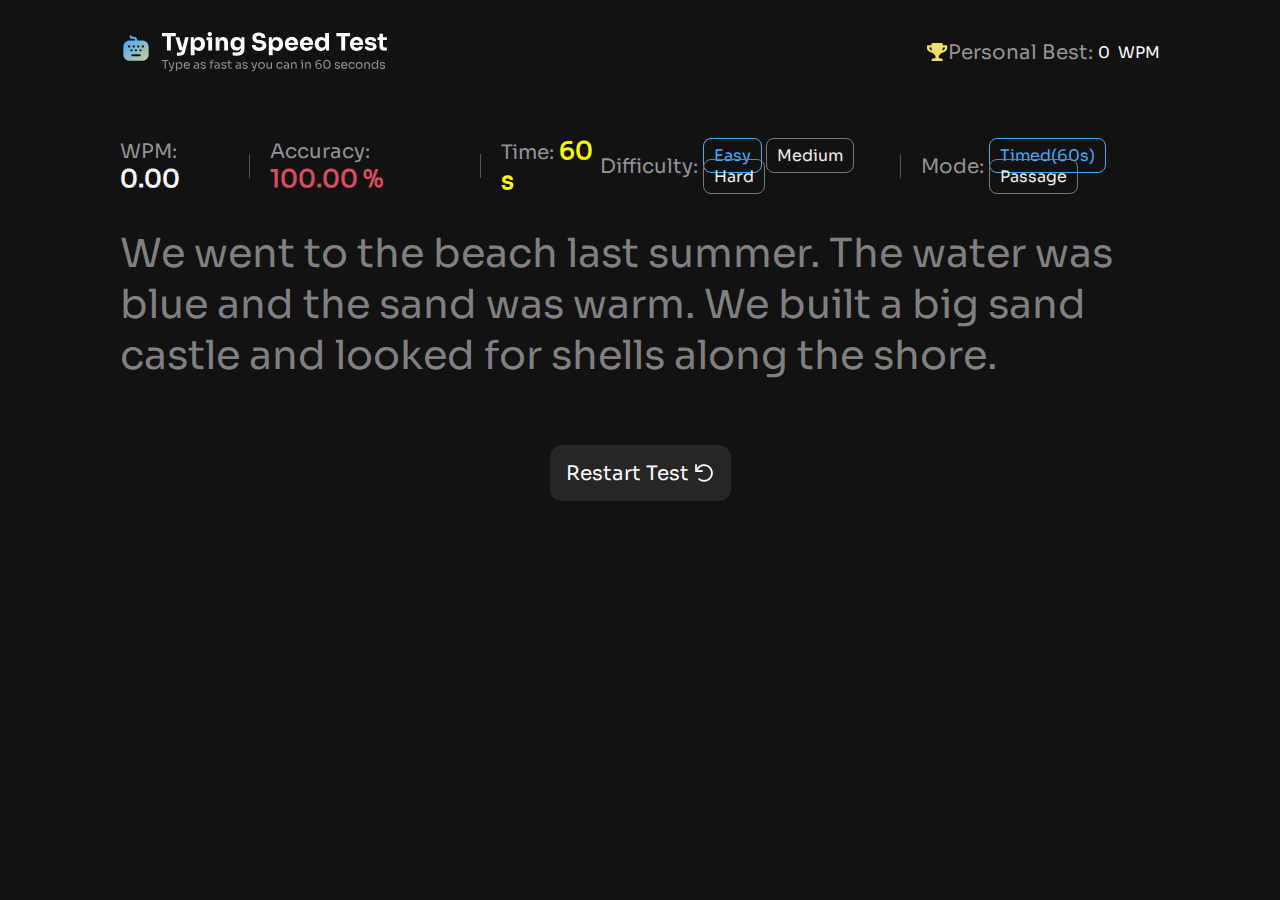
<file: index.html>
<html>
	<head>
		<title>Typing test</title>
		<link rel="stylesheet" href="index.css" />
	</head>
	<body>
		<div class="Navbar">
			<img src="./assets/images/logo-large.svg" />
			<div id="personal-best-div">
				<img src="./assets/images/icon-personal-best.svg" />
				<span class="Titles">Personal Best:</span>
				<span id="personal-best" class="content"></span>
				<span class="Content">&nbsp WPM</span>
			</div>
		</div>
		<div class="main">
			<div id="header">
				<div id="stats">
					<span class="Titles"
						>WPM:
						<span id="wpm"></span>
					</span>
					<div class="divider"></div>
					<span class="Titles"
						>Accuracy:
						<span id="accuracy" class="accuracy"></span>
						<span class="accuracy">%</span>
					</span>
					<div class="divider"></div>
					<span class="Titles"
						>Time:
						<span id="time" class="time"></span>
						<span class="time">s</span>
					</span>
				</div>
				<div class="controls">
					<span class="Titles">Difficulty:</span>
					<span class="radiobutton">
						<input type="radio" value="easy" id="Easy" name="Difficulty" onchange="changeDifficulty(event)" checked />
						<label for="Easy" class="label">Easy</label>
						<input type="radio" value="medium" id="Medium" name="Difficulty" onchange="changeDifficulty(event)" />
						<label for="Medium" class="label">Medium</label>
						<input type="radio" value="hard" id="Hard" name="Difficulty" onchange="changeDifficulty(event)" />
						<label for="Hard" class="label">Hard</label>
					</span>
					<div class="divider"></div>
					<span class="Titles">Mode:</span>
					<span class="radiobutton">
						<input type="radio" value="timed" id="Timed" name="Mode" checked onchange="changeMode(event)" />
						<label for="Timed" class="label">Timed(60s)</label>
						<input type="radio" value="passage" id="Passage" name="Mode" onchange="changeMode(event)" />
						<label for="Passage" class="label">Passage</label>
					</span>
				</div>
			</div>
			<div id="text"></div>
			<div id="action">
				<button class="button" onclick="restart(); this.blur()">
					<span id="button-text">Restart Test</span> <img src="./assets/images/icon-restart.svg" />
				</button>
			</div>
		</div>
		<script type="module" src="./index.js"></script>
	</body>
</html>
</file>
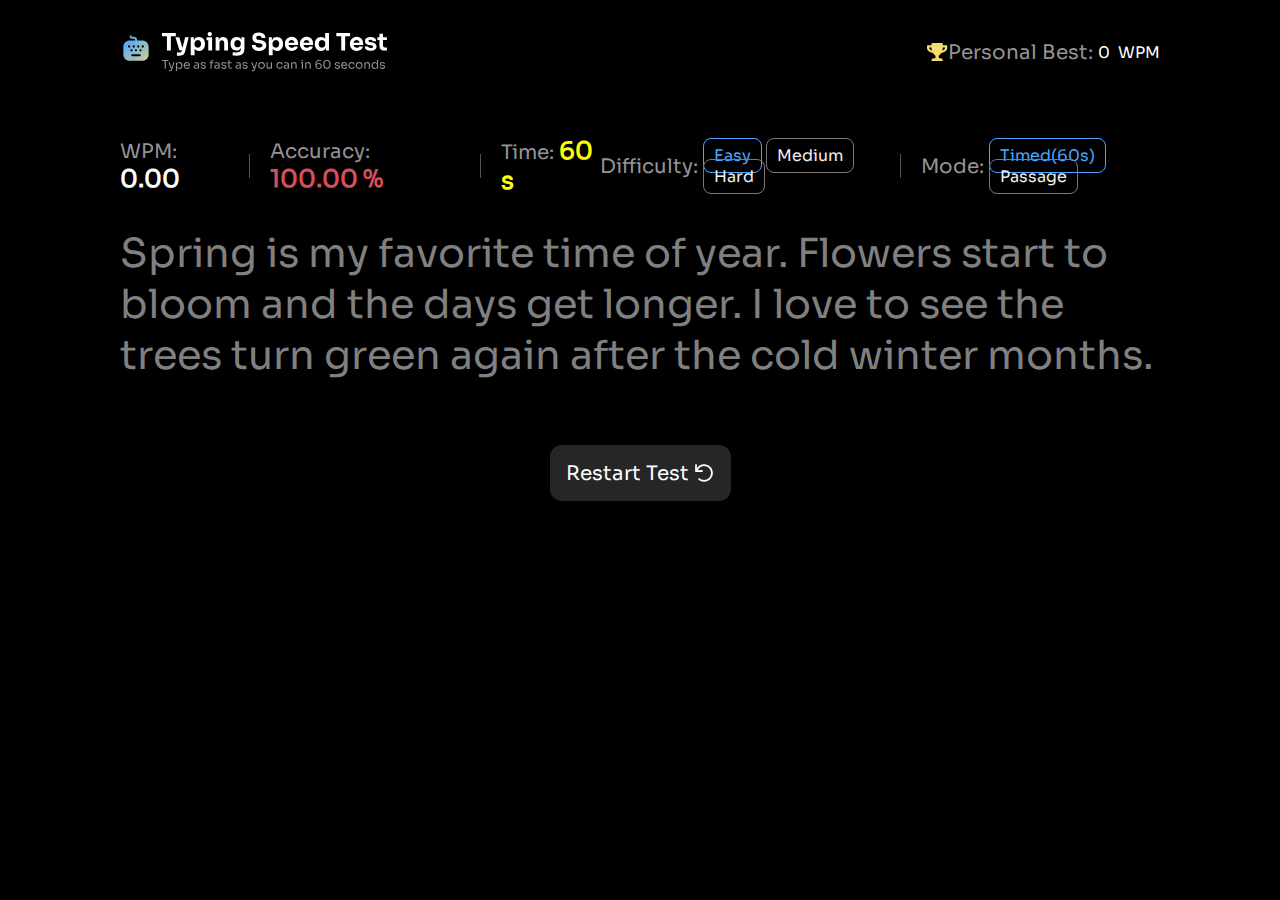
<file: home.html>
<html>
    <head>
        <title>Typing test</title>
        <link rel="stylesheet" href="home.css">
    </head>
    <body>
     <div class="Navbar">
        <img src="./assets/images/logo-large.svg">
        <div id="personal-best-div">
            <img src="./assets/images/icon-personal-best.svg">
            <span class="Titles">Personal Best:</span>
            <span id="personal-best" class="content"></span>
            <span class="Content">&nbsp WPM</span>
        </div>
     </div>
     <div class="main">
        <div id="header">
            <div id="stats">
            <span class="Titles">WPM:
                <span id="wpm"></span>
            </span>
            <div class="divider"></div>
            <span class="Titles">Accuracy:
                <span id="accuracy" class="accuracy"></span>
                <span class="accuracy" >%</span>
            </span>
            <div class="divider"></div>
            <span class="Titles">Time:
                <span id="time" class="time"></span>
                <span class="time">s</span>
            </span>
            </div>
            <div class="controls ">
                <span class="Titles">Difficulty:</span>
                <span class="radiobutton">
                    <input type="radio" value="easy" id="Easy" name="Difficulty" onchange="changeDifficulty(event)" checked>
                    <label for="Easy" class="label">Easy</label>
                    <input type="radio" value="medium" id="Medium" name="Difficulty" onchange="changeDifficulty(event)">
                    <label for="Medium" class="label">Medium</label>
                    <input type="radio" value="hard" id="Hard" name="Difficulty" onchange="changeDifficulty(event)">
                    <label for="Hard" class="label">Hard</label>
                </span>
                 <div class="divider"></div>
                   <span class="Titles">Mode:</span>
                  <span class="radiobutton">
                    <input type="radio" value="timed" id="Timed" name="Mode" checked onchange="changeMode(event)">
                    <label for="Timed" class="label">Timed(60s)</label>
                    <input type="radio" value="passage" id="Passage" name="Mode" onchange="changeMode(event)">
                    <label for="Passage" class="label">Passage</label>
                </span>
            </div>
        </div>
       <div id="text">

       </div> 
       <div id="action">
        <button class="button" onclick="restart()"><span id="button-text">Restart Test</span> <img src="./assets/images/icon-restart.svg"></button>
       </div>
     </div>
     <script type='module' src="./home.js"></script>
    </body>
</html>
</file>
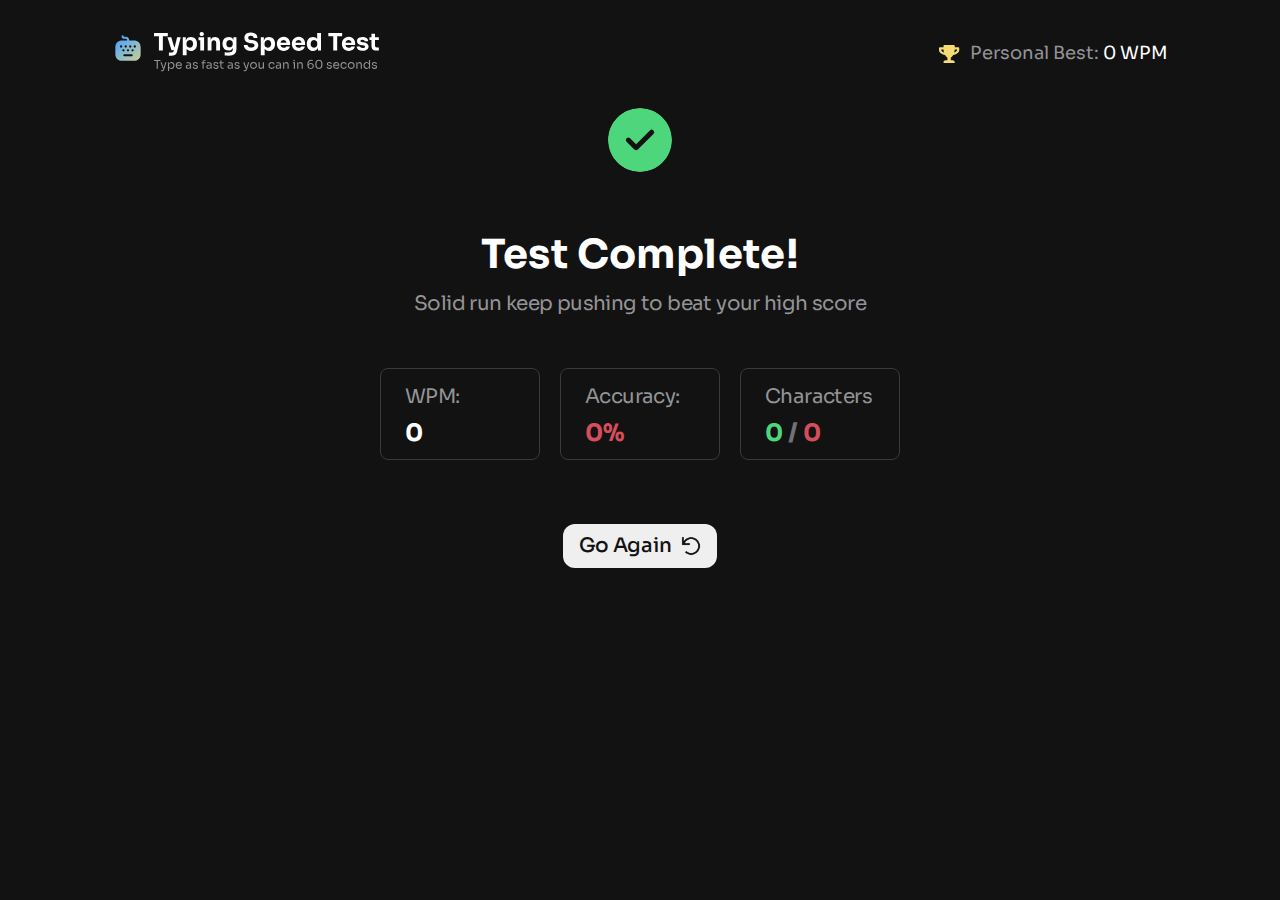
<file: results.html>
<!DOCTYPE html>
<html lang="en">
	<head>
		<meta charset="UTF-8" />
		<meta name="viewport" content="width=device-width, initial-scale=1.0" />
		<link rel="stylesheet" href="reuslts.css" />
		<title>Results</title>
	</head>
	<body>
		<header class="header">
			<div class="logo">
				<img src="./assets/images/logo-large.svg" alt="logo" />
			</div>
			<div class="personal-best">
				<img src="./assets/images/icon-personal-best.svg" alt="personal best" />
				<p class="grey">
					Personal Best:
					<span class="white"><output id="personal-best"></output>&nbsp;WPM</span>
				</p>
			</div>
		</header>
		<main>
			<div class="icon">
				<img src="./assets/images/icon-completed.svg" alt="Completed Test" />
			</div>
			<div class="display-text">
				<h1>Test Complete!</h1>
				<p>Solid run keep pushing to beat your high score</p>
			</div>
			<div class="stats">
				<div class="grid">
					<div class="container">
						<h2 class="headings">WPM:</h2>
						<output id="wpm" class="wpm"></output>
					</div>
					<div class="container">
						<h2 class="headings">Accuracy:</h2>
						<span class="accuracy"><output id="accuracy"></output>%</span>
					</div>
					<div class="container">
						<h2 class="headings">Characters</h2>
						<span class="characters">
							<output id="total-chars"></output>
							/
							<output id="mistakes"></output>
						</span>
					</div>
				</div>
			</div>
			<div class="actions">
				<button class="btn" id="btn">Go Again <img src="./assets/images/restart-black.png" alt="restart" /></button>
			</div>
		</main>
		<script src="results.js" type="module"></script>
	</body>
</html>
</file>
<file: index.css>
@font-face {
	font-family: "sora";
	src: url("./assets/fonts/Sora/Sora-VariableFont_wght.ttf") format("truetype"); /* Best format */
	font-weight: normal;
	font-style: normal;
	font-display: swap;
}
body {
	background-color: rgb(18, 18, 18);
	padding: 0px 112px;
}
.Navbar {
	display: flex;
	justify-content: space-between;
	margin-top: 32px;
}
.Titles {
	font-family: "sora";
	color: rgb(148, 148, 151);
	font-weight: 100;
	margin-right: 5px;
	font-size: 20px;
}
#personal-best-div {
	display: flex;
	align-items: center;
}
.content {
	font-family: "sora";
	color: white;
}
.main {
	margin: 64px 0px;
}
#text {
	margin-bottom: 64px;
}
#header {
	display: flex;
	justify-content: space-between;
	align-items: center;
}
#stats {
	display: flex;
	align-items: center;
}
.divider {
	width: 1px;
	height: 24px; /* Height of the line */
	background-color: rgb(85, 83, 83);
	margin: 0 20px; /* Spacing around the line */
}
.accuracy {
	color: rgb(214, 77, 91);
	font-family: "sora";
	font-weight: bold;
	font-size: 24px;
}
.controls {
	display: flex;
	align-items: center;
}
input[type="radio"] {
	opacity: 0;
	height: 0;
	width: 0;
	position: absolute;
}
.label {
	color: rgb(243, 238, 238);
	font-family: "sora";
	border: 1px solid rgb(125, 121, 121);
	border-radius: 8px;
	padding: 6px 10px;
	width: 55px;
	height: 31px;
}
.label:hover {
	cursor: pointer;
	color: rgb(76, 166, 255);
	border-color: rgb(76, 166, 255);
}
input[type="radio"]:checked + label {
	cursor: pointer;
	color: rgb(76, 166, 255);
	border-color: rgb(76, 166, 255);
}
#text {
	margin-top: 32px;
	font-family: "sora";
	font-size: 40px;
	white-space: pre-wrap;
	word-wrap: break-word;
}
.char {
	color: grey;
}
.char.correct {
	color: green;
}
.char.incorrect {
	color: rgb(214, 77, 91);
	text-decoration: underline solid rgb(214, 77, 91);
}
.char.active {
	background-color: rgb(47, 47, 47);
	color: grey;
	border-radius: 8px;
}
.time {
	font-family: "sora";
	font-weight: bold;
	color: yellow;
	font-size: 24px;
}
#wpm {
	font-family: "sora";
	font-weight: bold;
	font-size: 24px;
	color: white;
}
.button {
	width: 181px;
	height: 56px;
	padding: 10px 16px;
	background-color: rgb(38, 38, 38);
	color: white;
	display: flex;
	align-items: center;
	justify-content: center;
	border: none;
	border-radius: 12px;
	transition: all 30ms ease-in-out;
}
.button:hover {
	cursor: pointer;
	box-shadow: 0px 2px 5px rgb(33, 33, 33);
	transform: translateY(-2px);
}
.button:active {
	transform: translateY(0px);
	box-shadow: none;
}

#button-text {
	font-family: "sora";
	font-size: 20px;
	margin-right: 5px;
}
#action {
	display: flex;
	align-items: center;
	justify-content: center;
}
</file>
<file: home.css>
@font-face {
	font-family: "sora"; /* You give it a name here */
	src: url("./assets/fonts/Sora/Sora-VariableFont_wght.ttf") format("truetype"); /* Best format */
	font-weight: normal;
	font-style: normal;
	font-display: swap; /* Improves loading performance */
}
body {
	background-color: black;
	padding: 0px 112px;
}
.Navbar {
	display: flex;
	justify-content: space-between;
	margin-top: 32px;
}
.Titles {
	font-family: "sora";
	color: rgb(148, 148, 151);
	font-weight: 100;
	margin-right: 5px;
	font-size: 20px;
}
#personal-best-div {
	display: flex;
	align-items: center;
}
.content {
	font-family: "sora";
	color: white;
}
.main {
	margin: 64px 0px;
}
#text {
	margin-bottom: 64px;
}
#header {
	display: flex;
	justify-content: space-between;
	align-items: center;
}
#stats {
	display: flex;
	align-items: center;
}
.divider {
	width: 1px;
	height: 24px; /* Height of the line */
	background-color: rgb(85, 83, 83);
	margin: 0 20px; /* Spacing around the line */
}
.accuracy {
	color: rgb(214, 77, 91);
	font-family: "sora";
	font-weight: bold;
	font-size: 24px;
}
.controls {
	display: flex;
	align-items: center;
}
input[type="radio"] {
	opacity: 0;
	height: 0;
	width: 0;
	position: absolute;
}
.label {
	color: rgb(243, 238, 238);
	font-family: "sora";
	border: 1px solid rgb(125, 121, 121);
	border-radius: 8px;
	padding: 6px 10px;
	width: 55px;
	height: 31px;
}
.label:hover {
	cursor: pointer;
	color: rgb(76, 166, 255);
	border-color: rgb(76, 166, 255);
}
input[type="radio"]:checked + label {
	cursor: pointer;
	color: rgb(76, 166, 255);
	border-color: rgb(76, 166, 255);
}
#text {
	margin-top: 32px;
	font-family: "sora";
	font-size: 40px;
	white-space: pre-wrap;
	word-wrap: break-word;
}
.char {
	color: grey;
}
.char.correct {
	color: green;
}
.char.incorrect {
	color: rgb(214, 77, 91);
	text-decoration: underline solid rgb(214, 77, 91);
}
.char.active {
	background-color: rgb(47, 47, 47);
	color: grey;
	border-radius: 8px;
}
.time {
	font-family: "sora";
	font-weight: bold;
	color: yellow;
	font-size: 24px;
}
#wpm {
	font-family: "sora";
	font-weight: bold;
	font-size: 24px;
	color: white;
}
.button {
	width: 181px;
	height: 56px;
	padding: 10px 16px;
	background-color: rgb(38, 38, 38);
	color: white;
	display: flex;
	align-items: center;
	justify-content: center;
	border: none;
	border-radius: 12px;
}
.button:hover {
	cursor: pointer;
}
#button-text {
	font-family: "sora";
	font-size: 20px;
	margin-right: 5px;
}
#action {
	display: flex;
	align-items: center;
	justify-content: center;
}
</file>
<file: reuslts.css>
* {
	margin: 0px;
	padding: 0px;
	box-sizing: border-box;
}
body {
	background-color: rgb(18, 18, 18);
	margin: 0px;
	padding: 0px;
	height: 100vh;
	width: 100vw;
	display: flow-root;
}
@font-face {
	font-family: "sora";
	src: url("./assets/fonts/Sora/Sora-VariableFont_wght.ttf") format("truetype");
}
.header {
	margin: 2rem 7rem;
	display: flex;
	align-items: center;
	justify-content: space-between;
}
.personal-best {
	font-family: "sora";
	font-size: 1.125rem;
	line-height: 120%;
	display: flex;
	align-items: center;
	gap: 10px;
}
.white {
	color: white;
}
.grey {
	color: rgb(148, 148, 151);
}
main {
	display: grid;
	gap: 2rem;
}
.icon {
	display: flex;
	align-items: center;
	justify-content: center;
}
.icon img {
	height: 4rem;
	width: 4rem;
}
.display-text {
	display: flex;
	flex-direction: column;
	align-items: center;
	gap: 10px;
	padding-top: 1.5rem;
}
.display-text > h1 {
	color: white;
	font-family: "sora";
	font-size: 2.5rem;
	line-height: 136%;
	letter-spacing: 0.025rem;
}
.display-text > p {
	color: rgb(148, 148, 151);
	font-family: "sora";
	font-size: 1.25rem;
	line-height: 120%;
	letter-spacing: -0.038rem;
}
.stats {
	padding-top: 1.25rem;
	padding-bottom: 2rem;
	display: flex;
	align-items: center;
	justify-content: center;
	gap: 1.25rem;
}
.grid {
	display: grid;
	grid-template-columns: 1fr 1fr 1fr;
	gap: 1.25em;
}
.container {
	border: 1px solid rgb(58, 58, 58);
	border-radius: 8px;
	height: 92px;
	width: 160px;
	padding: 1rem 1.5rem;
	display: grid;
	gap: 0.75rem;
}
.headings {
	font-family: "sora";
	font-weight: 400;
	font-size: 1.25rem;
	line-height: 120%;
	letter-spacing: -0.038rem;
	color: rgb(148, 148, 151);
}
.wpm {
	color: white;
	font-family: "sora";
	font-size: 1.5rem;
	line-height: 100%;
	letter-spacing: 0rem;
	font-weight: bold;
}
.accuracy {
	color: rgb(214, 77, 91);
	font-family: "sora";
	font-size: 1.5rem;
	line-height: 100%;
	letter-spacing: 0rem;
	font-weight: bold;
}
.characters {
	color: rgb(113, 113, 120);
	font-family: "sora";
	font-size: 1.5rem;
	line-height: 100%;
	letter-spacing: 0rem;
	font-weight: bold;
}
#total-chars {
	color: rgb(77, 214, 123);
}
#mistakes {
	color: rgb(214, 77, 91);
}
.actions {
	display: flex;
	align-items: center;
	justify-content: center;
}
.btn {
	color: rgb(18, 18, 18);
	font-family: "sora";
	font-size: 1.25rem;
	line-height: 120%;
	letter-spacing: -0.3px;
	font-weight: 500;
	display: flex;
	align-items: center;
	justify-content: center;
	gap: 10px;
	padding: 10px 16px;
	border-radius: 12px;
	border: none;
}
.btn > img {
	height: 20px;
	width: 20px;
}
.btn:hover {
	cursor: pointer;
	box-shadow: 0px 4px 5px rgb(155, 155, 155);
	transform: translateY(-2px);
}
button:active {
	transform: translateY(0px);
}
</file>
